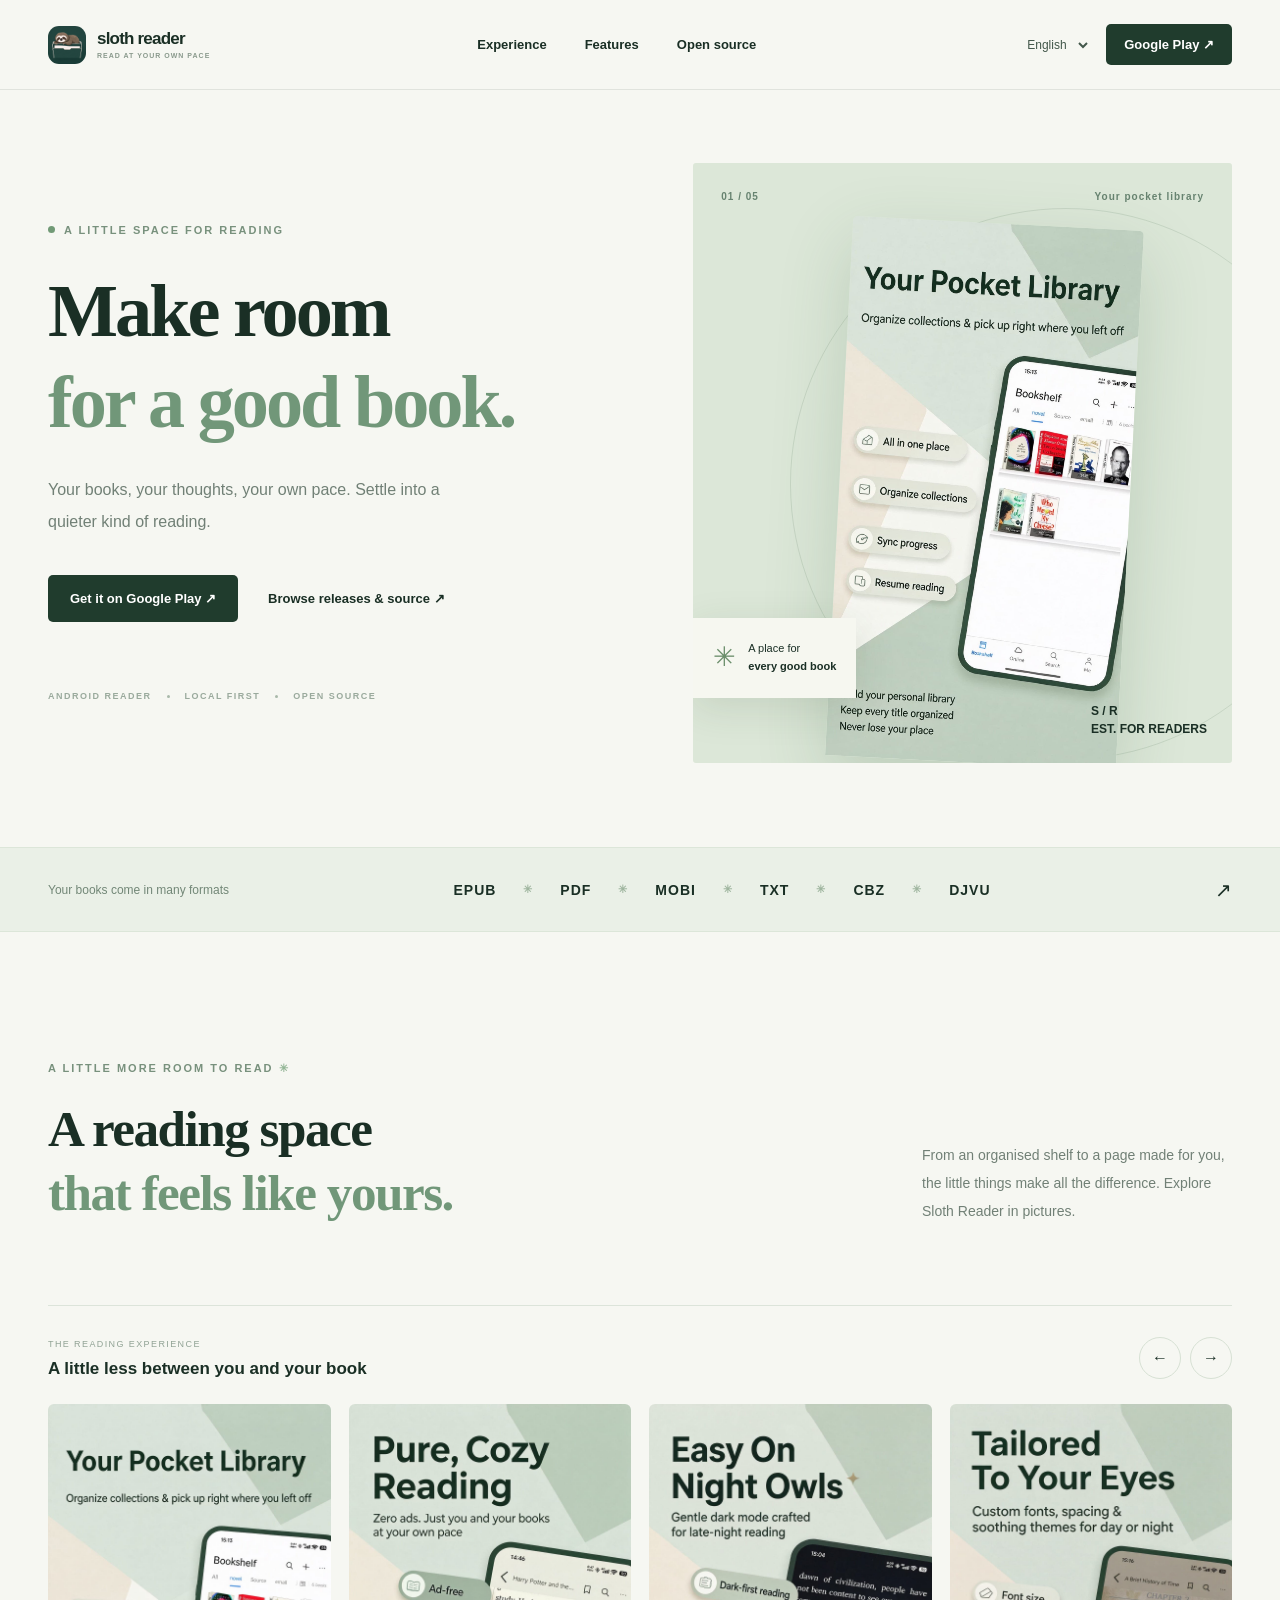
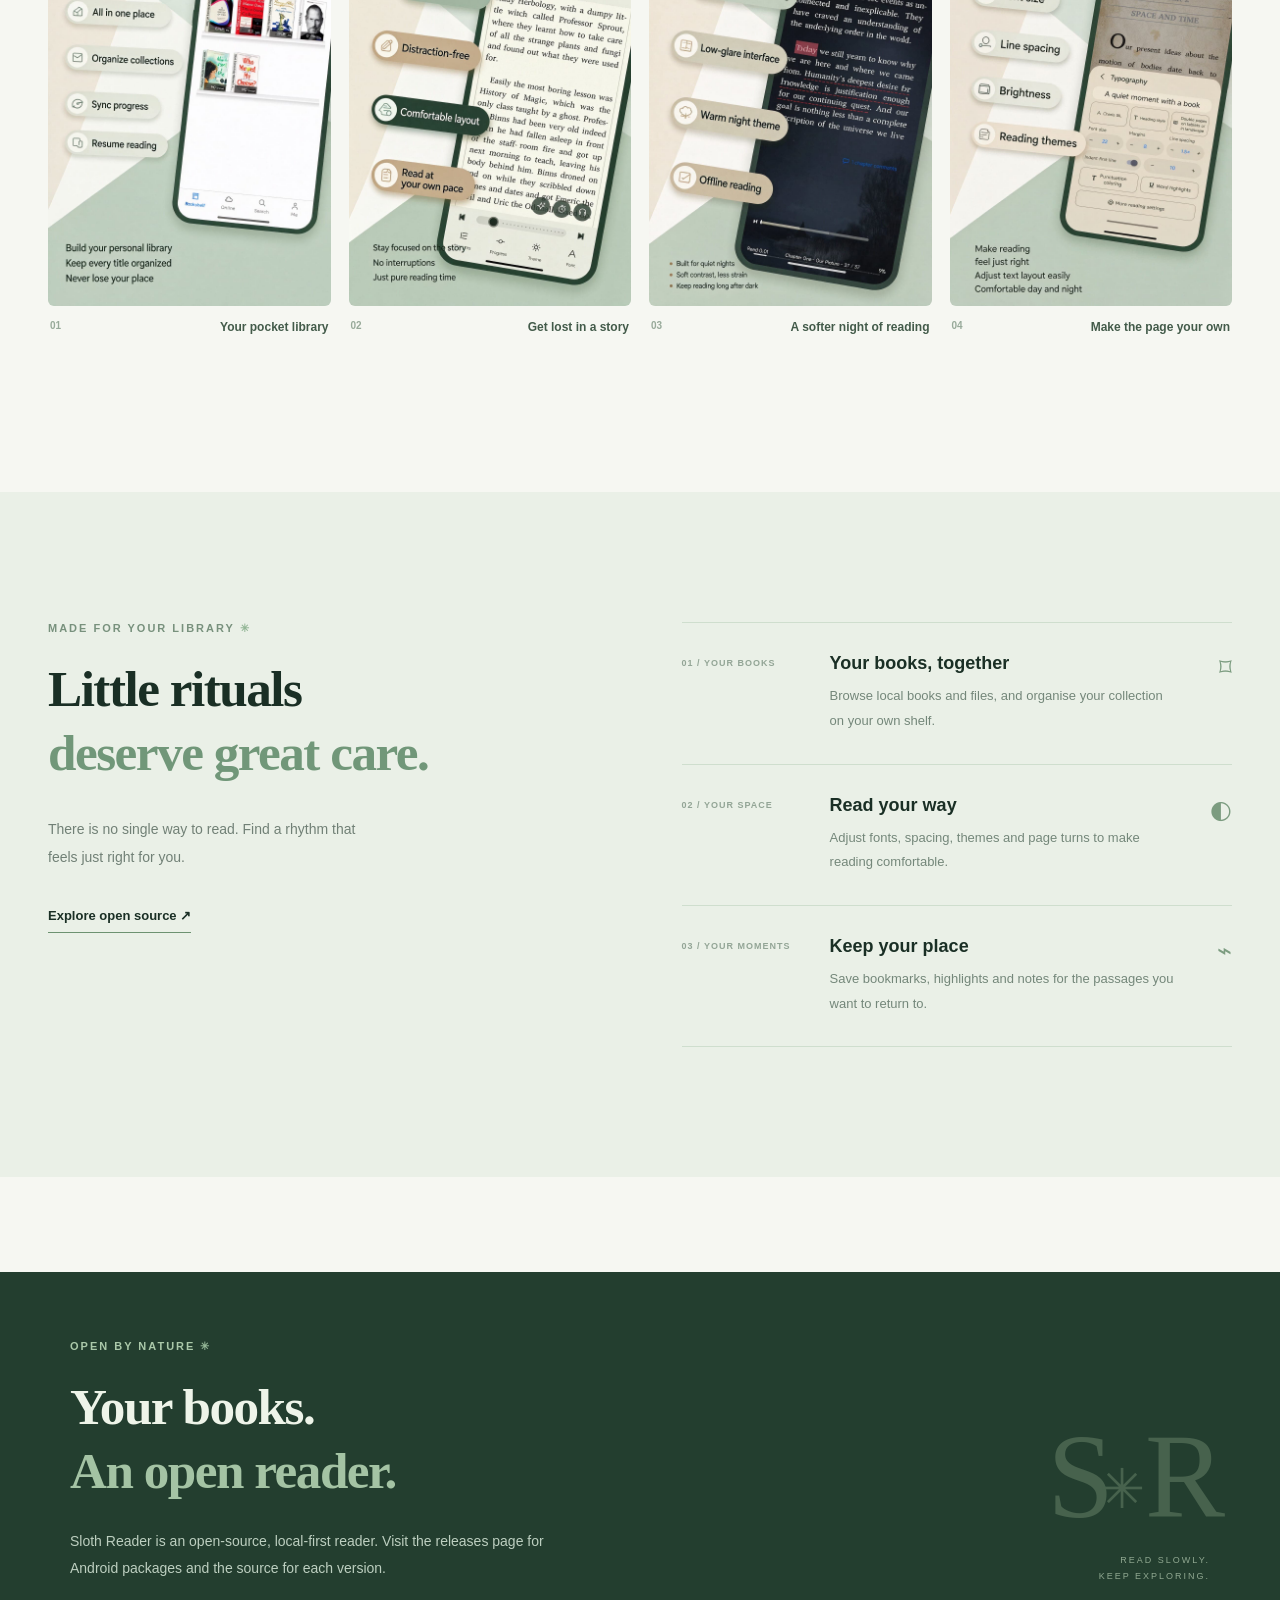
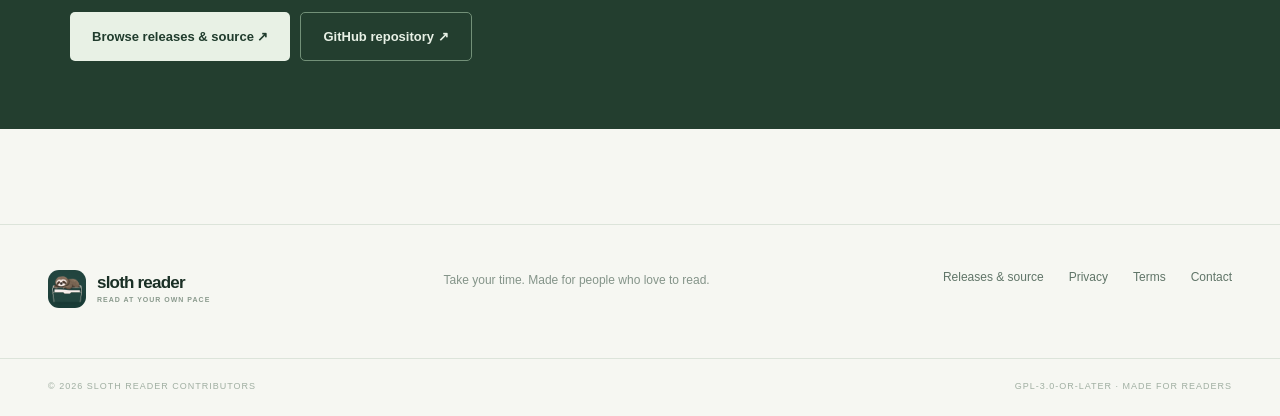
<file: index.html>
<!doctype html>
<html lang="en">
<head>
  <meta charset="utf-8"><meta name="viewport" content="width=device-width, initial-scale=1">
  <title>Sloth Reader — Make room for a good book</title>
  <meta name="description" content="Sloth Reader is a local-first Android reader for your books, documents and comics.">
  <meta name="theme-color" content="#f6f7f2">
  <meta property="og:type" content="website"><meta property="og:title" content="Sloth Reader">
  <meta property="og:description" content="A little more room to read.">
  <meta property="og:url" content="https://liuyueyi.github.io/SlothReader/">
  <meta property="og:image" content="https://liuyueyi.github.io/SlothReader/assets/store-metadata/featureGraphic.jpg">
  <link rel="canonical" href="https://liuyueyi.github.io/SlothReader/">
  <link rel="icon" href="assets/icon.jpg" type="image/jpeg"><link rel="stylesheet" href="assets/home.css">
  <script src="assets/home.js" defer></script>
</head>
<body>
<a class="skip" href="#main" data-i18n="skip">Skip to content</a>
<header class="header"><div class="container nav">
  <a class="brand" href="#top"><img src="assets/icon.jpg" width="38" height="38" alt=""><span>sloth reader<small>READ AT YOUR OWN PACE</small></span></a>
  <nav aria-label="Main navigation"><a href="#experience" data-i18n="navExperience">Experience</a><a href="#features" data-i18n="navFeatures">Features</a><a href="#open" data-i18n="navOpen">Open source</a></nav>
  <div class="nav-actions"><label class="sr-only" for="language" data-i18n="language">Language</label><select id="language" aria-label="Language"><option value="en" selected>English</option><option value="zh-CN">简体中文</option><option value="zh-TW">繁體中文</option></select><a class="button button-dark nav-download" href="https://play.google.com/store/apps/details?id=io.hui.slothreader" data-i18n="get">Google Play ↗</a></div>
</div></header>
<main id="main">
<section class="hero" id="top"><div class="container hero-grid"><div class="hero-copy">
  <div class="eyebrow"><span class="dot"></span><span data-i18n="eyebrow">A LITTLE SPACE FOR READING</span></div>
  <h1 data-i18n-html="heroTitle">Make room<br><em>for a good book.</em></h1>
  <p class="lead" data-i18n="heroBody">Your books, your thoughts, your own pace. Settle into a quieter kind of reading.</p>
  <div class="hero-actions"><a class="button button-dark" href="https://play.google.com/store/apps/details?id=io.hui.slothreader" data-i18n="download">Get it on Google Play ↗</a><a class="button button-text" href="https://github.com/liuyueyi/SlothReader/releases" data-i18n="release">Browse releases &amp; source ↗</a></div>
  <div class="hero-meta"><span data-i18n="meta1">ANDROID READER</span><i></i><span data-i18n="meta2">LOCAL FIRST</span><i></i><span data-i18n="meta3">OPEN SOURCE</span></div>
</div><div class="hero-art"><div class="art-label"><span>01 / 05</span><span data-i18n="artLabel">Your pocket library</span></div><div class="hero-image"><img data-shot="0" src="assets/screenshots/en0.jpg" alt="Sloth Reader bookshelf overview" data-alt="shot0"></div><div class="art-note"><span class="spark">✳</span><span data-i18n-html="artNote">A place for<br><strong>every good book</strong></span></div><div class="art-index">S / R<br>EST. FOR READERS</div></div></div></section>
<div class="format-bar"><div class="container format-inner"><span data-i18n="formats">Your books come in many formats</span><div>EPUB <b>✳</b> PDF <b>✳</b> MOBI <b>✳</b> TXT <b>✳</b> CBZ <b>✳</b> DJVU</div><a href="#features" aria-label="Features">↗</a></div></div>
<section class="section experience" id="experience"><div class="container"><div class="section-heading"><div><p class="section-kicker">A LITTLE MORE ROOM TO READ <span>✳</span></p><h2 data-i18n-html="experienceTitle">A reading space<br><em>that feels like yours.</em></h2></div><p data-i18n="experienceBody">From an organised shelf to a page made for you, the little things make all the difference. Explore Sloth Reader in pictures.</p></div>
  <div class="gallery-top"><div><span class="gallery-overline">THE READING EXPERIENCE</span><h3 data-i18n="galleryTitle">A little less between you and your book</h3></div><div class="gallery-controls"><button id="prev" type="button" aria-label="Previous screenshot">←</button><button id="next" type="button" aria-label="Next screenshot">→</button></div></div>
  <div class="gallery" id="gallery" tabindex="0" aria-label="Sloth Reader screenshots"><figure><img data-shot="0" src="assets/screenshots/en0.jpg" alt="Sloth Reader bookshelf overview" data-alt="shot0" loading="lazy"><figcaption><span>01</span><span data-i18n="cap0">Your pocket library</span></figcaption></figure><figure><img data-shot="1" src="assets/screenshots/en1.jpg" alt="Sloth Reader reading experience" data-alt="shot1" loading="lazy"><figcaption><span>02</span><span data-i18n="cap1">Get lost in a story</span></figcaption></figure><figure><img data-shot="2" src="assets/screenshots/en2.jpg" alt="Sloth Reader feature overview" data-alt="shot2" loading="lazy"><figcaption><span>03</span><span data-i18n="cap2">A softer night of reading</span></figcaption></figure><figure><img data-shot="3" src="assets/screenshots/en3.jpg" alt="Sloth Reader feature overview" data-alt="shot3" loading="lazy"><figcaption><span>04</span><span data-i18n="cap3">Make the page your own</span></figcaption></figure><figure><img data-shot="4" src="assets/screenshots/en4.jpg" alt="Sloth Reader feature overview" data-alt="shot4" loading="lazy"><figcaption><span>05</span><span data-i18n="cap4">Your reading, remembered</span></figcaption></figure></div>
</div></section>
<section class="section features" id="features"><div class="container feature-grid"><div class="feature-intro"><p class="section-kicker">MADE FOR YOUR LIBRARY <span>✳</span></p><h2 data-i18n-html="featuresTitle">Little rituals<br><em>deserve great care.</em></h2><p data-i18n="featuresBody">There is no single way to read. Find a rhythm that feels just right for you.</p><a class="inline-link" href="#open" data-i18n="featuresLink">Explore open source ↗</a></div><div class="feature-list"><article><span class="feature-num">01 / YOUR BOOKS</span><div><h3 data-i18n="f1title">Your books, together</h3><p data-i18n="f1body">Browse local books and files, and organise your collection on your own shelf.</p></div><span class="feature-icon">⌑</span></article><article><span class="feature-num">02 / YOUR SPACE</span><div><h3 data-i18n="f2title">Read your way</h3><p data-i18n="f2body">Adjust fonts, spacing, themes and page turns to make reading comfortable.</p></div><span class="feature-icon">◐</span></article><article><span class="feature-num">03 / YOUR MOMENTS</span><div><h3 data-i18n="f3title">Keep your place</h3><p data-i18n="f3body">Save bookmarks, highlights and notes for the passages you want to return to.</p></div><span class="feature-icon">⌁</span></article></div></div></section>
<section class="open-section" id="open"><div class="container open-card"><div><p class="section-kicker">OPEN BY NATURE <span>✳</span></p><h2 data-i18n-html="openTitle">Your books.<br><em>An open reader.</em></h2><p data-i18n="openBody">Sloth Reader is an open-source, local-first reader. Visit the releases page for Android packages and the source for each version.</p><div class="open-actions"><a class="button button-light" href="https://github.com/liuyueyi/SlothReader/releases" data-i18n="release">Browse releases & source ↗</a><a class="button button-outline" href="https://github.com/liuyueyi/SlothReader" data-i18n="github">GitHub repository ↗</a></div></div><div class="open-mark" aria-hidden="true">S<span>✳</span>R<small>READ SLOWLY.<br>KEEP EXPLORING.</small></div></div></section>
</main><footer><div class="container footer-grid"><a class="brand" href="#top"><img src="assets/icon.jpg" width="38" height="38" alt=""><span>sloth reader<small>READ AT YOUR OWN PACE</small></span></a><p data-i18n="footerNote">Take your time.<br>Made for people who love to read.</p><div class="footer-links"><a href="https://github.com/liuyueyi/SlothReader/releases" data-i18n="footerReleases">Releases & source</a><a href="SlothReaderPrivacyPolicy.html" data-i18n="privacy">Privacy</a><a href="terms.html" data-i18n="terms">Terms</a><a href="mailto:yihuihui@gmail.com" data-i18n="contact">Contact</a></div></div><div class="container footer-bottom"><span>© 2026 SLOTH READER CONTRIBUTORS</span><span>GPL-3.0-OR-LATER · MADE FOR READERS</span></div></footer>
</body></html>
</file>
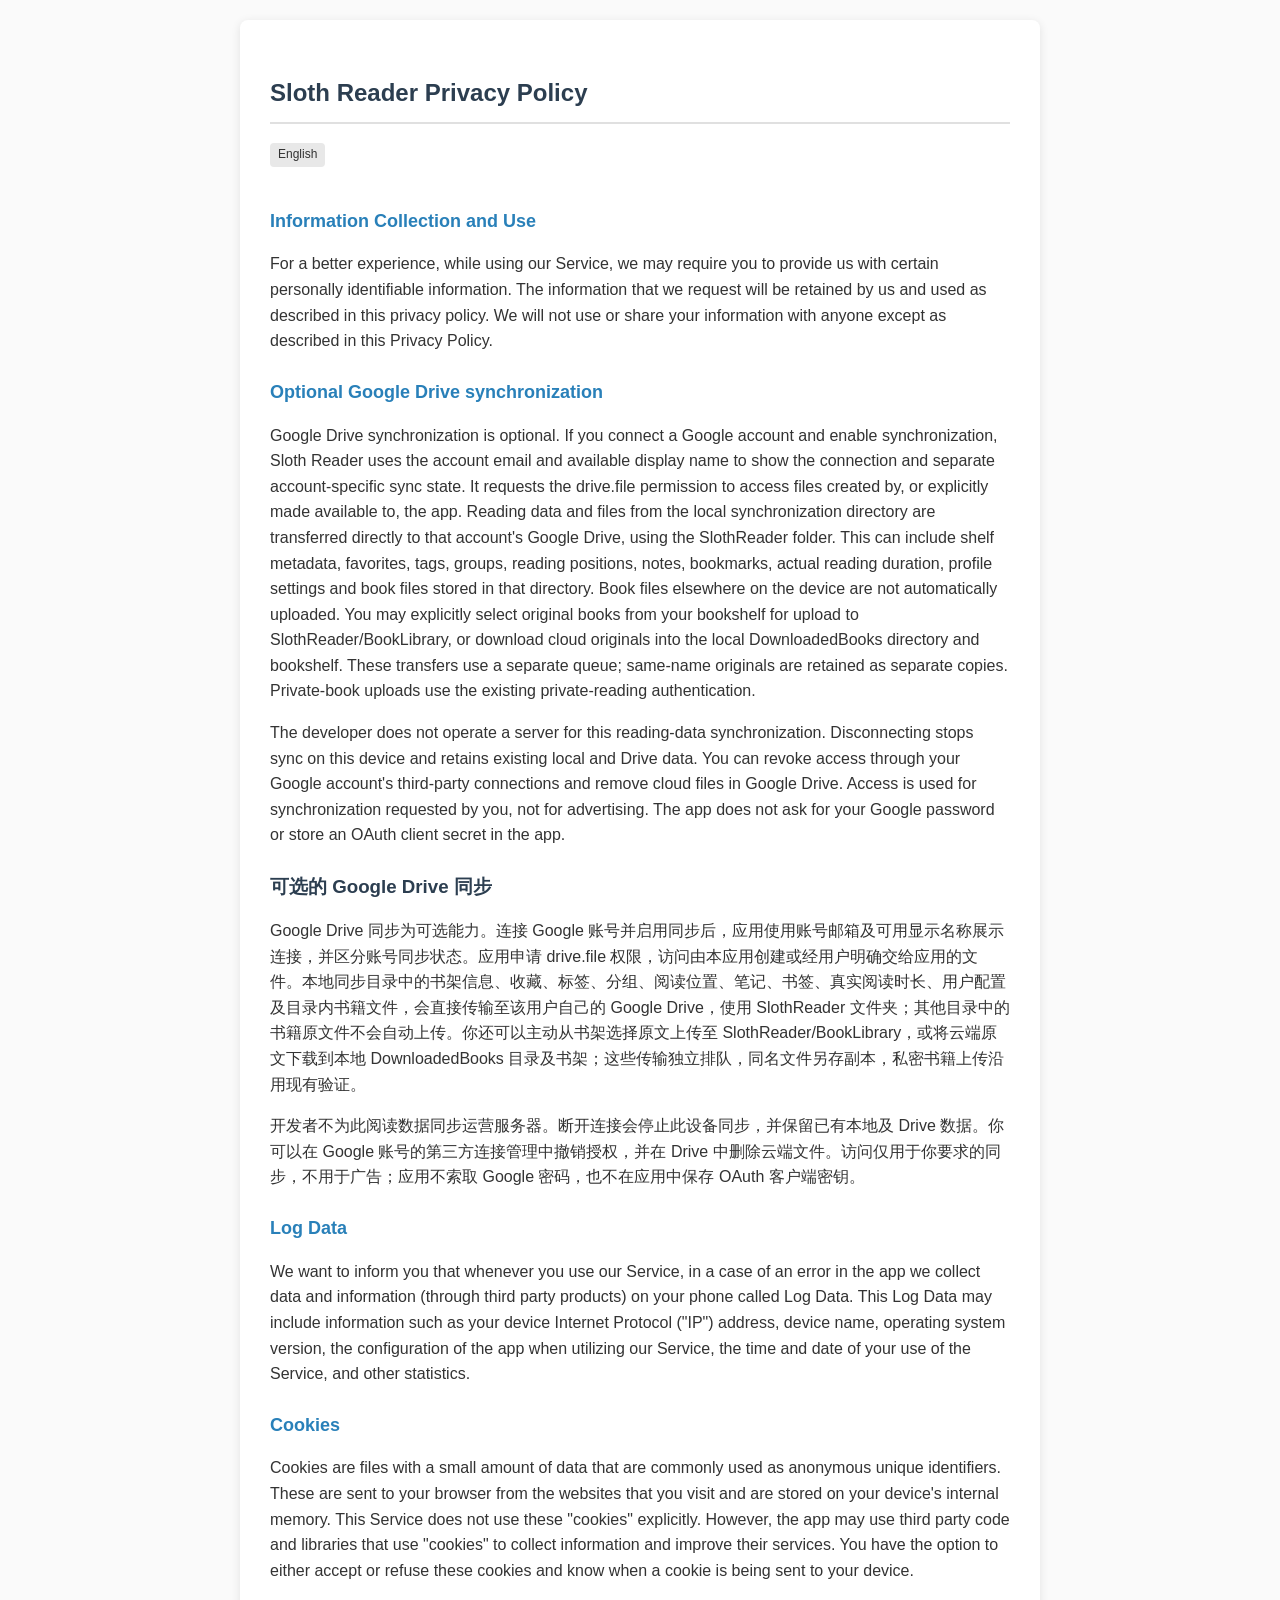
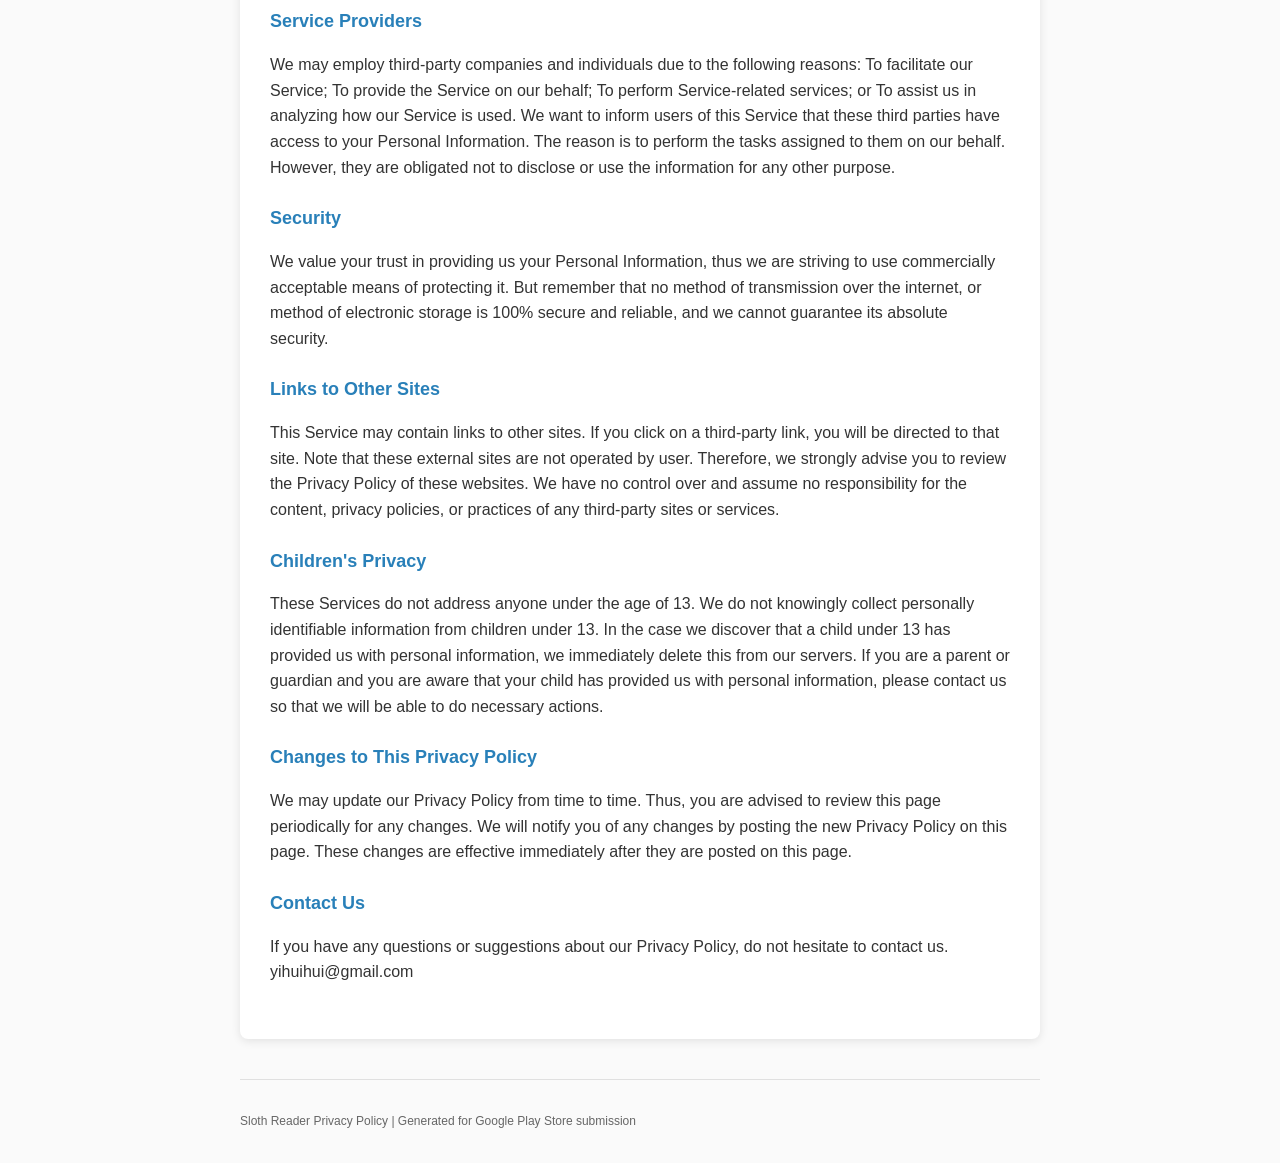
<file: SlothReaderPrivacyPolicy.html>
<!DOCTYPE html>
<html lang="en">
<head>
    <meta charset="UTF-8">
    <meta name="viewport" content="width=device-width, initial-scale=1.0">
    <title>Sloth Reader Privacy Policy</title>
    <style>
        body {
            font-family: -apple-system, BlinkMacSystemFont, "Segoe UI", Roboto, Helvetica, Arial, sans-serif;
            line-height: 1.6;
            color: #333;
            max-width: 800px;
            margin: 0 auto;
            padding: 20px;
            background: #fafafa;
        }
        .container {
            background: white;
            padding: 30px;
            border-radius: 8px;
            box-shadow: 0 2px 10px rgba(0,0,0,0.1);
        }
        h1, h2, h3 {
            color: #2c3e50;
            margin-top: 24px;
            margin-bottom: 16px;
        }
        h1 {
            font-size: 24px;
            padding-bottom: 10px;
            border-bottom: 2px solid #e0e0e0;
        }
        .language-tag {
            display: inline-block;
            padding: 2px 8px;
            background: #e8e8e8;
            border-radius: 4px;
            font-size: 12px;
            margin-right: 8px;
            margin-bottom: 16px;
        }
        .privacy-section {
            margin-bottom: 24px;
        }
        .privacy-section h2 {
            font-size: 18px;
            color: #2980b9;
        }
        ul {
            margin-left: 20px;
        }
        li {
            margin-bottom: 8px;
        }
        .footer {
            margin-top: 40px;
            padding-top: 20px;
            border-top: 1px solid #e0e0e0;
            font-size: 12px;
            color: #666;
        }
        a {
            color: #2980b9;
            text-decoration: none;
        }
        a:hover {
            text-decoration: underline;
        }
        @media (max-width: 600px) {
            body { padding: 10px; }
            .container { padding: 20px; }
        }
    </style>
</head>
<body>
    <div class="container">
        <h1>Sloth Reader Privacy Policy</h1>

        <div class="language-tag">English</div>

        <!-- English Section -->
        <div class="privacy-section">
            <h2>Information Collection and Use</h2>
            <p>For a better experience, while using our Service, we may require you to provide us with certain personally identifiable information. The information that we request will be retained by us and used as described in this privacy policy. We will not use or share your information with anyone except as described in this Privacy Policy.</p>

            <h2>Optional Google Drive synchronization</h2>
            <p>Google Drive synchronization is optional. If you connect a Google account and enable synchronization, Sloth Reader uses the account email and available display name to show the connection and separate account-specific sync state. It requests the drive.file permission to access files created by, or explicitly made available to, the app. Reading data and files from the local synchronization directory are transferred directly to that account's Google Drive, using the SlothReader folder. This can include shelf metadata, favorites, tags, groups, reading positions, notes, bookmarks, actual reading duration, profile settings and book files stored in that directory. Book files elsewhere on the device are not automatically uploaded. You may explicitly select original books from your bookshelf for upload to SlothReader/BookLibrary, or download cloud originals into the local DownloadedBooks directory and bookshelf. These transfers use a separate queue; same-name originals are retained as separate copies. Private-book uploads use the existing private-reading authentication.</p>
            <p>The developer does not operate a server for this reading-data synchronization. Disconnecting stops sync on this device and retains existing local and Drive data. You can revoke access through your Google account's third-party connections and remove cloud files in Google Drive. Access is used for synchronization requested by you, not for advertising. The app does not ask for your Google password or store an OAuth client secret in the app.</p>
            <h3>可选的 Google Drive 同步</h3>
            <p>Google Drive 同步为可选能力。连接 Google 账号并启用同步后，应用使用账号邮箱及可用显示名称展示连接，并区分账号同步状态。应用申请 drive.file 权限，访问由本应用创建或经用户明确交给应用的文件。本地同步目录中的书架信息、收藏、标签、分组、阅读位置、笔记、书签、真实阅读时长、用户配置及目录内书籍文件，会直接传输至该用户自己的 Google Drive，使用 SlothReader 文件夹；其他目录中的书籍原文件不会自动上传。你还可以主动从书架选择原文上传至 SlothReader/BookLibrary，或将云端原文下载到本地 DownloadedBooks 目录及书架；这些传输独立排队，同名文件另存副本，私密书籍上传沿用现有验证。</p>
            <p>开发者不为此阅读数据同步运营服务器。断开连接会停止此设备同步，并保留已有本地及 Drive 数据。你可以在 Google 账号的第三方连接管理中撤销授权，并在 Drive 中删除云端文件。访问仅用于你要求的同步，不用于广告；应用不索取 Google 密码，也不在应用中保存 OAuth 客户端密钥。</p>

            <h2>Log Data</h2>
            <p>We want to inform you that whenever you use our Service, in a case of an error in the app we collect data and information (through third party products) on your phone called Log Data. This Log Data may include information such as your device Internet Protocol ("IP") address, device name, operating system version, the configuration of the app when utilizing our Service, the time and date of your use of the Service, and other statistics.</p>

            <h2>Cookies</h2>
            <p>Cookies are files with a small amount of data that are commonly used as anonymous unique identifiers. These are sent to your browser from the websites that you visit and are stored on your device's internal memory. This Service does not use these "cookies" explicitly. However, the app may use third party code and libraries that use "cookies" to collect information and improve their services. You have the option to either accept or refuse these cookies and know when a cookie is being sent to your device.</p>

            <h2>Service Providers</h2>
            <p>We may employ third-party companies and individuals due to the following reasons: To facilitate our Service; To provide the Service on our behalf; To perform Service-related services; or To assist us in analyzing how our Service is used. We want to inform users of this Service that these third parties have access to your Personal Information. The reason is to perform the tasks assigned to them on our behalf. However, they are obligated not to disclose or use the information for any other purpose.</p>

            <h2>Security</h2>
            <p>We value your trust in providing us your Personal Information, thus we are striving to use commercially acceptable means of protecting it. But remember that no method of transmission over the internet, or method of electronic storage is 100% secure and reliable, and we cannot guarantee its absolute security.</p>

            <h2>Links to Other Sites</h2>
            <p>This Service may contain links to other sites. If you click on a third-party link, you will be directed to that site. Note that these external sites are not operated by user. Therefore, we strongly advise you to review the Privacy Policy of these websites. We have no control over and assume no responsibility for the content, privacy policies, or practices of any third-party sites or services.</p>

            <h2>Children's Privacy</h2>
            <p>These Services do not address anyone under the age of 13. We do not knowingly collect personally identifiable information from children under 13. In the case we discover that a child under 13 has provided us with personal information, we immediately delete this from our servers. If you are a parent or guardian and you are aware that your child has provided us with personal information, please contact us so that we will be able to do necessary actions.</p>

            <h2>Changes to This Privacy Policy</h2>
            <p>We may update our Privacy Policy from time to time. Thus, you are advised to review this page periodically for any changes. We will notify you of any changes by posting the new Privacy Policy on this page. These changes are effective immediately after they are posted on this page.</p>

            <h2>Contact Us</h2>
            <p>If you have any questions or suggestions about our Privacy Policy, do not hesitate to contact us. yihuihui@gmail.com</p>
        </div>

    </div>

    <div class="footer">
        <p>Sloth Reader Privacy Policy | Generated for Google Play Store submission</p>
    </div>
</body>
</html>
</file>
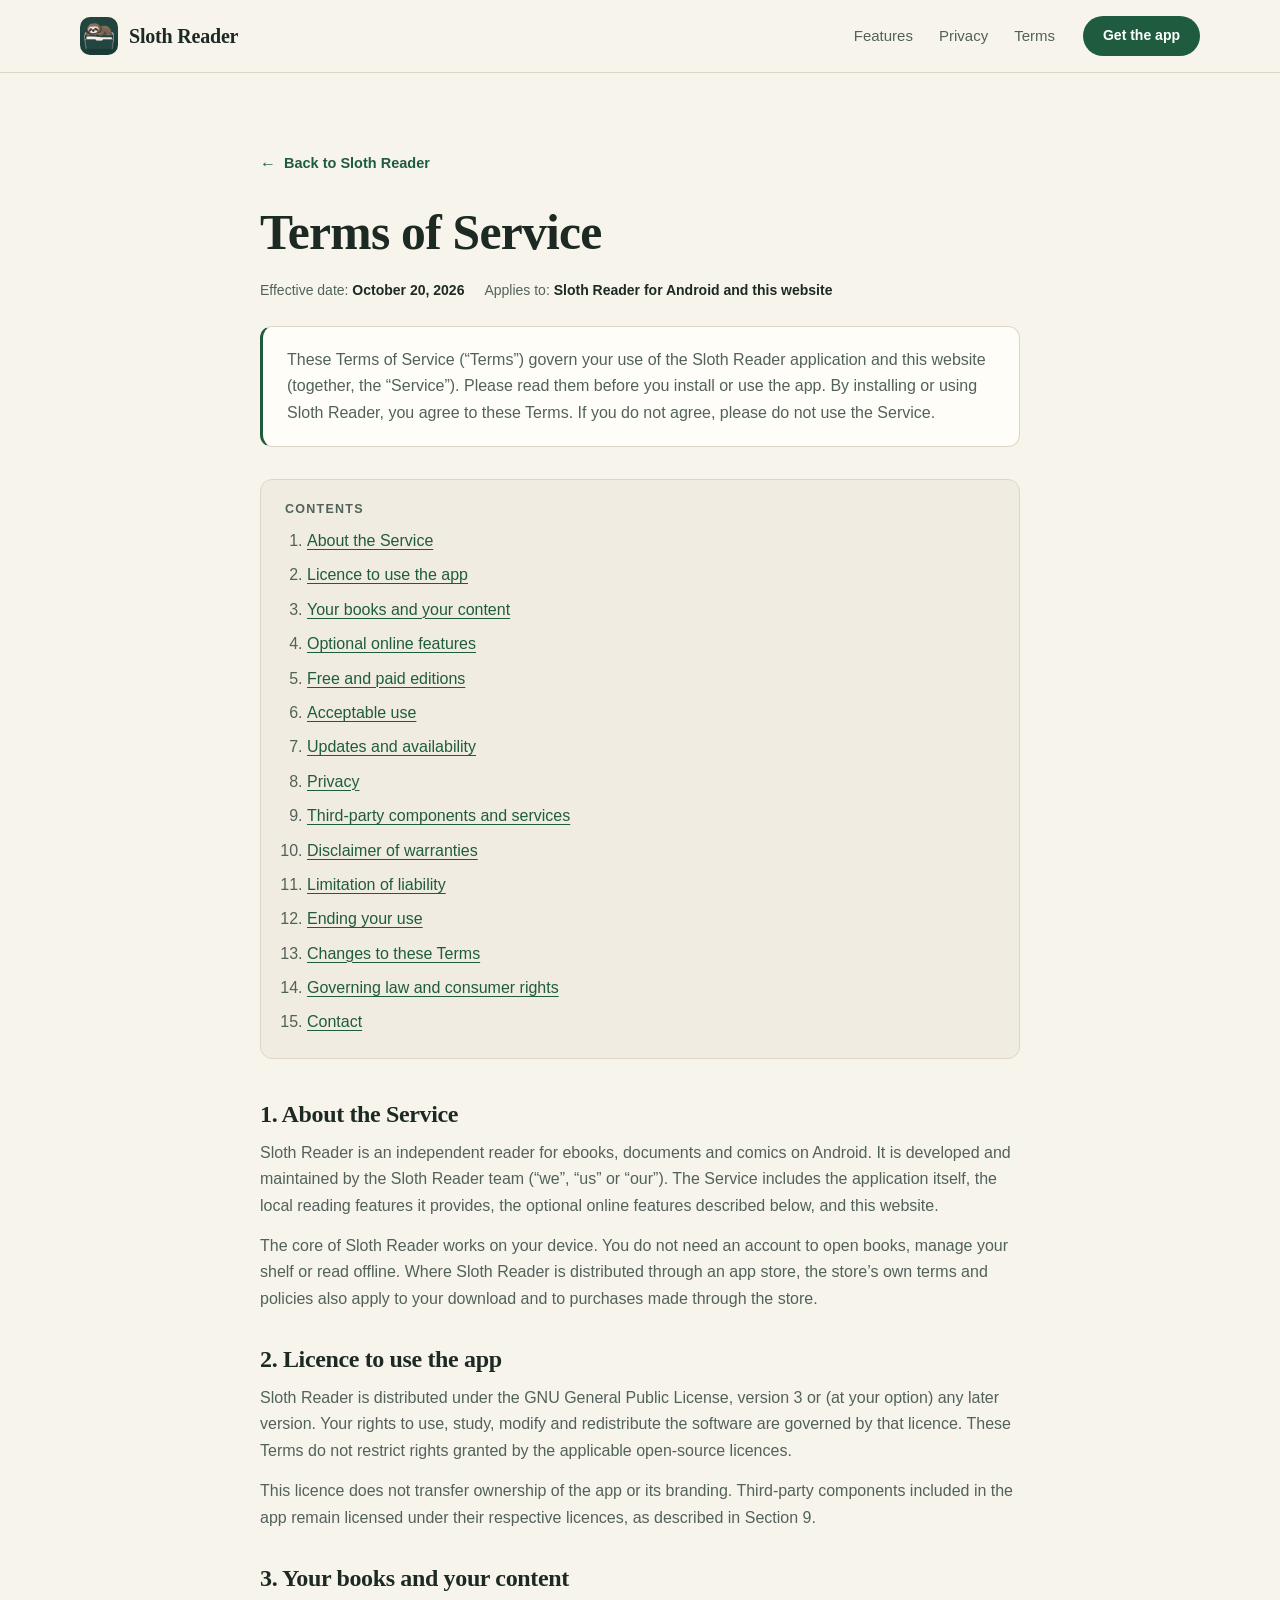
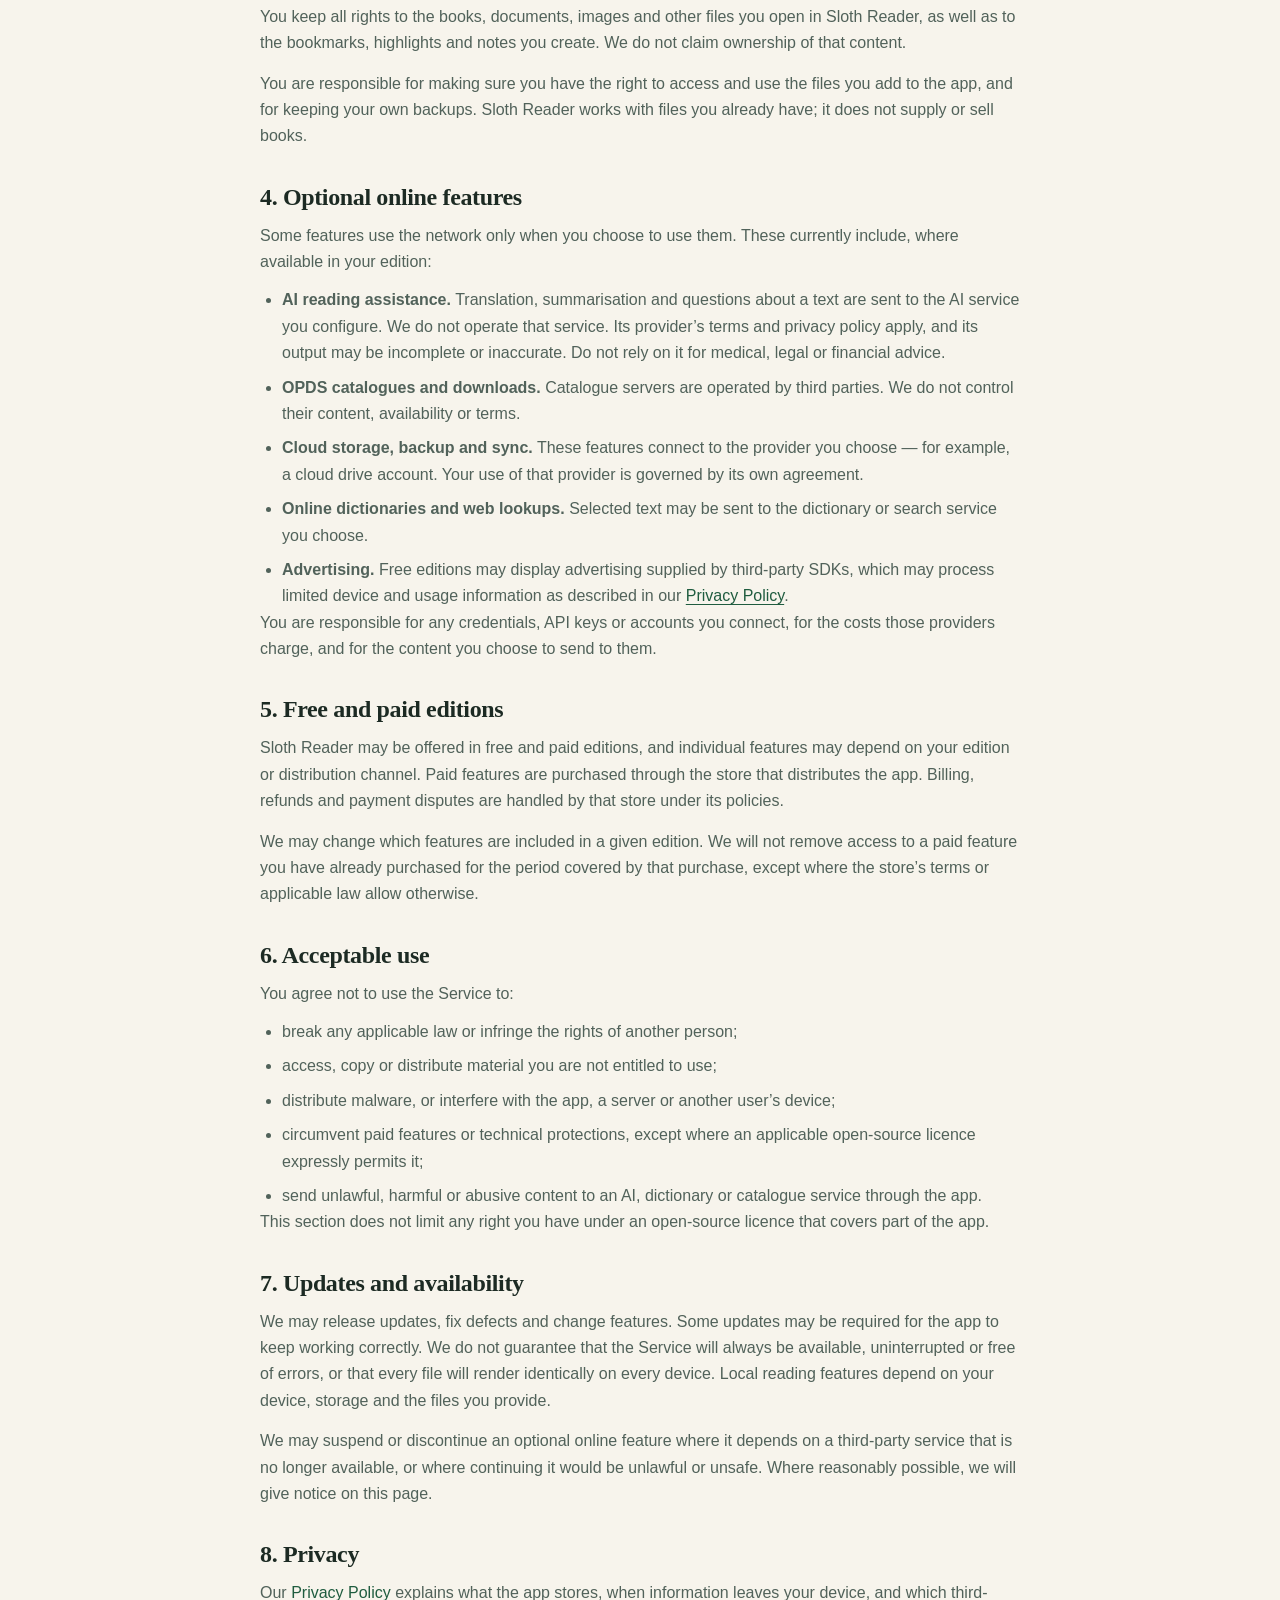
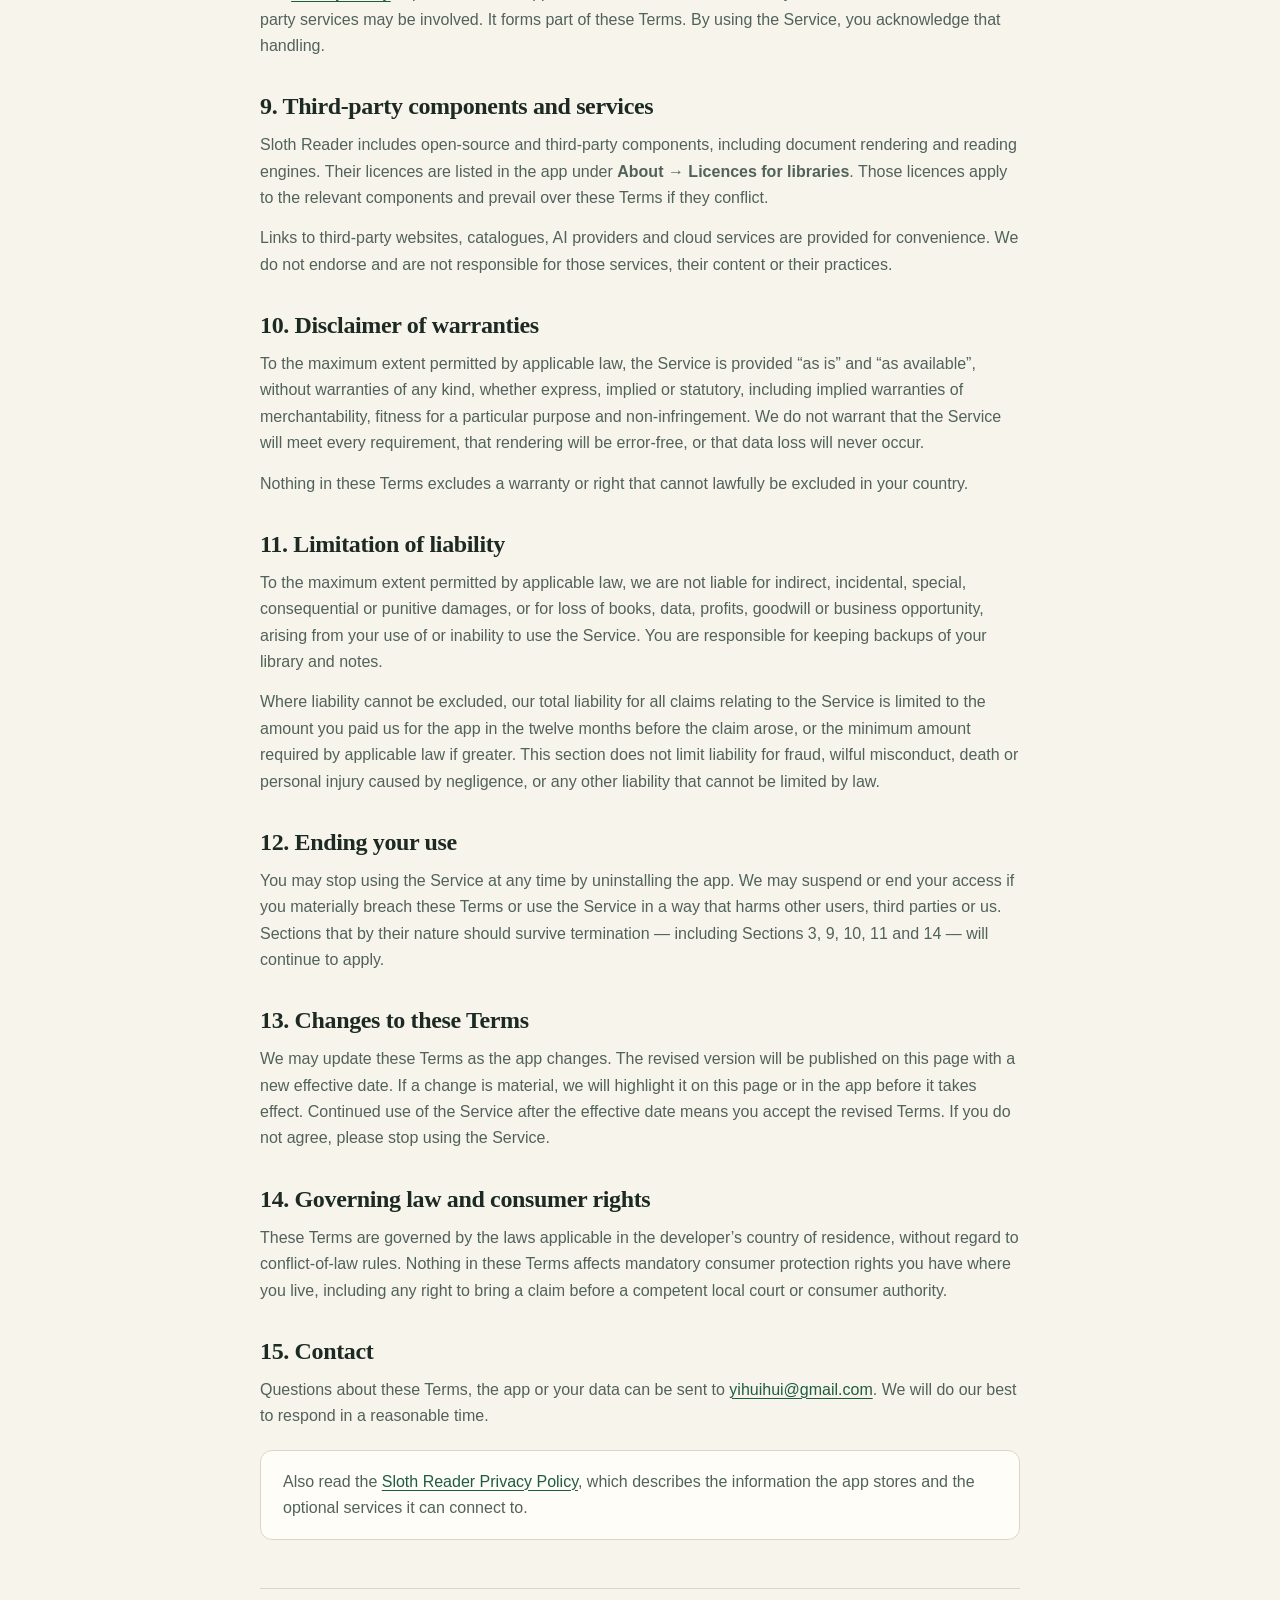
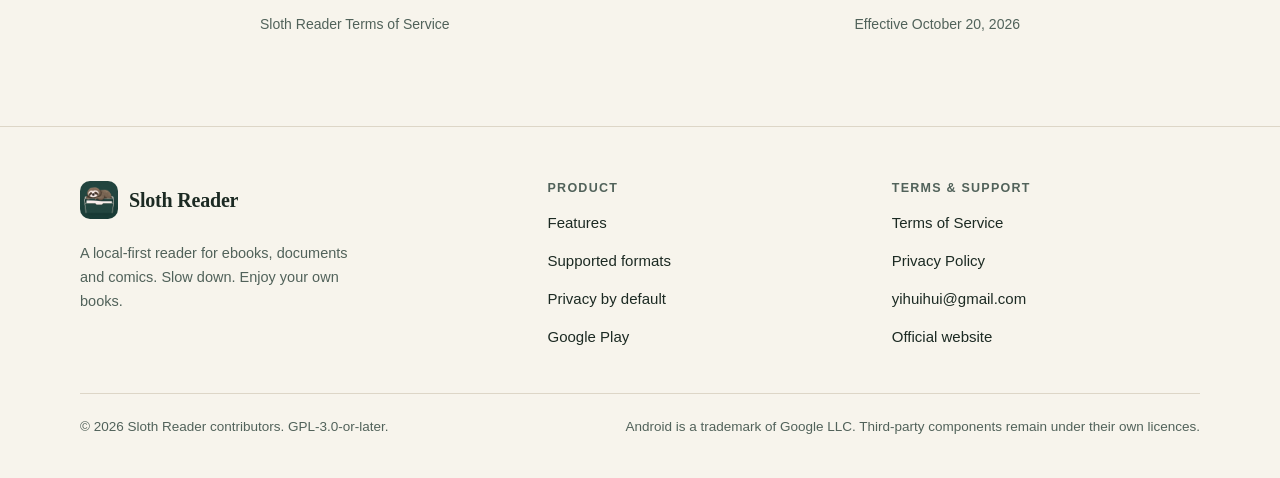
<file: terms.html>
<!DOCTYPE html>
<html lang="en">
<head>
  <meta charset="utf-8">
  <meta name="viewport" content="width=device-width, initial-scale=1">
  <title>Terms of Service — Sloth Reader</title>
  <meta name="description" content="The public terms of service for Sloth Reader, a local-first ebook, document and comic reader for Android.">
  <meta name="theme-color" content="#f7f4ec" media="(prefers-color-scheme: light)">
  <meta name="theme-color" content="#141a16" media="(prefers-color-scheme: dark)">
  <meta property="og:type" content="article">
  <meta property="og:title" content="Terms of Service — Sloth Reader">
  <meta property="og:description" content="The rules that apply when you use the Sloth Reader application and website.">
  <meta property="og:url" content="https://liuyueyi.github.io/SlothReader/terms.html">
  <link rel="canonical" href="https://liuyueyi.github.io/SlothReader/terms.html">
  <link rel="icon" href="assets/icon.jpg" type="image/jpeg">
  <link rel="apple-touch-icon" href="assets/icon.jpg">
  <link rel="stylesheet" href="assets/site.css">
</head>
<body>
  <a class="skip-link" href="#main">Skip to content</a>

  <header class="site-header">
    <div class="wrap header-inner">
      <a class="brand" href="./">
        <img src="assets/icon.jpg" alt="" width="38" height="38">
        <span>Sloth Reader</span>
      </a>
      <nav class="site-nav" aria-label="Main">
        <a href="index.html#features">Features</a>
        <a href="index.html#privacy">Privacy</a>
        <a href="terms.html" aria-current="page">Terms</a>
      </nav>
      <a class="btn btn-small" href="https://play.google.com/store/apps/details?id=io.hui.slothreader">Get the app</a>
    </div>
  </header>

  <main id="main" class="doc-shell">
    <div class="wrap">
      <article class="doc">
        <a class="doc-back" href="index.html">Back to Sloth Reader</a>

        <h1>Terms of Service</h1>
        <div class="doc-meta">
          <span>Effective date: <strong><time datetime="2026-10-20">October 20, 2026</time></strong></span>
          <span>Applies to: <strong>Sloth Reader for Android and this website</strong></span>
        </div>

        <p class="doc-intro">
          These Terms of Service (“Terms”) govern your use of the Sloth Reader application and
          this website (together, the “Service”). Please read them before you install or use
          the app. By installing or using Sloth Reader, you agree to these Terms. If you do
          not agree, please do not use the Service.
        </p>

        <nav class="doc-nav" aria-labelledby="contents-title">
          <h2 id="contents-title">Contents</h2>
          <ol>
            <li><a href="#about">About the Service</a></li>
            <li><a href="#licence">Licence to use the app</a></li>
            <li><a href="#content">Your books and your content</a></li>
            <li><a href="#online">Optional online features</a></li>
            <li><a href="#free-paid">Free and paid editions</a></li>
            <li><a href="#acceptable-use">Acceptable use</a></li>
            <li><a href="#availability">Updates and availability</a></li>
            <li><a href="#privacy">Privacy</a></li>
            <li><a href="#third-party">Third-party components and services</a></li>
            <li><a href="#disclaimer">Disclaimer of warranties</a></li>
            <li><a href="#liability">Limitation of liability</a></li>
            <li><a href="#termination">Ending your use</a></li>
            <li><a href="#changes">Changes to these Terms</a></li>
            <li><a href="#law">Governing law and consumer rights</a></li>
            <li><a href="#contact">Contact</a></li>
          </ol>
        </nav>

        <section id="about">
          <h2>1. About the Service</h2>
          <p>
            Sloth Reader is an independent reader for ebooks, documents and comics on Android.
            It is developed and maintained by the Sloth Reader team (“we”, “us” or “our”). The
            Service includes the application itself, the local reading features it provides,
            the optional online features described below, and this website.
          </p>
          <p>
            The core of Sloth Reader works on your device. You do not need an account to open
            books, manage your shelf or read offline. Where Sloth Reader is distributed through
            an app store, the store’s own terms and policies also apply to your download and
            to purchases made through the store.
          </p>
        </section>

        <section id="licence">
          <h2>2. Licence to use the app</h2>
          <p>
            Sloth Reader is distributed under the GNU General Public License, version 3 or
            (at your option) any later version. Your rights to use, study, modify and
            redistribute the software are governed by that licence. These Terms do not
            restrict rights granted by the applicable open-source licences.
          </p>
          <p>
            This licence does not transfer ownership of the app or its branding. Third-party
            components included in the app remain licensed under their respective licences, as
            described in Section 9.
          </p>
        </section>

        <section id="content">
          <h2>3. Your books and your content</h2>
          <p>
            You keep all rights to the books, documents, images and other files you open in
            Sloth Reader, as well as to the bookmarks, highlights and notes you create. We do
            not claim ownership of that content.
          </p>
          <p>
            You are responsible for making sure you have the right to access and use the files
            you add to the app, and for keeping your own backups. Sloth Reader works with files
            you already have; it does not supply or sell books.
          </p>
        </section>

        <section id="online">
          <h2>4. Optional online features</h2>
          <p>
            Some features use the network only when you choose to use them. These currently
            include, where available in your edition:
          </p>
          <ul>
            <li>
              <strong>AI reading assistance.</strong> Translation, summarisation and questions
              about a text are sent to the AI service you configure. We do not operate that
              service. Its provider’s terms and privacy policy apply, and its output may be
              incomplete or inaccurate. Do not rely on it for medical, legal or financial advice.
            </li>
            <li>
              <strong>OPDS catalogues and downloads.</strong> Catalogue servers are operated by
              third parties. We do not control their content, availability or terms.
            </li>
            <li>
              <strong>Cloud storage, backup and sync.</strong> These features connect to the
              provider you choose — for example, a cloud drive account. Your use of that
              provider is governed by its own agreement.
            </li>
            <li>
              <strong>Online dictionaries and web lookups.</strong> Selected text may be sent to
              the dictionary or search service you choose.
            </li>
            <li>
              <strong>Advertising.</strong> Free editions may display advertising supplied by
              third-party SDKs, which may process limited device and usage information as
              described in our <a href="SlothReaderPrivacyPolicy.html">Privacy Policy</a>.
            </li>
          </ul>
          <p>
            You are responsible for any credentials, API keys or accounts you connect, for the
            costs those providers charge, and for the content you choose to send to them.
          </p>
        </section>

        <section id="free-paid">
          <h2>5. Free and paid editions</h2>
          <p>
            Sloth Reader may be offered in free and paid editions, and individual features may
            depend on your edition or distribution channel. Paid features are purchased through
            the store that distributes the app. Billing, refunds and payment disputes are
            handled by that store under its policies.
          </p>
          <p>
            We may change which features are included in a given edition. We will not remove
            access to a paid feature you have already purchased for the period covered by that
            purchase, except where the store’s terms or applicable law allow otherwise.
          </p>
        </section>

        <section id="acceptable-use">
          <h2>6. Acceptable use</h2>
          <p>You agree not to use the Service to:</p>
          <ul>
            <li>break any applicable law or infringe the rights of another person;</li>
            <li>access, copy or distribute material you are not entitled to use;</li>
            <li>distribute malware, or interfere with the app, a server or another user’s device;</li>
            <li>circumvent paid features or technical protections, except where an applicable open-source licence expressly permits it;</li>
            <li>send unlawful, harmful or abusive content to an AI, dictionary or catalogue service through the app.</li>
          </ul>
          <p>
            This section does not limit any right you have under an open-source licence that
            covers part of the app.
          </p>
        </section>

        <section id="availability">
          <h2>7. Updates and availability</h2>
          <p>
            We may release updates, fix defects and change features. Some updates may be
            required for the app to keep working correctly. We do not guarantee that the
            Service will always be available, uninterrupted or free of errors, or that every
            file will render identically on every device. Local reading features depend on your
            device, storage and the files you provide.
          </p>
          <p>
            We may suspend or discontinue an optional online feature where it depends on a
            third-party service that is no longer available, or where continuing it would be
            unlawful or unsafe. Where reasonably possible, we will give notice on this page.
          </p>
        </section>

        <section id="privacy">
          <h2>8. Privacy</h2>
          <p>
            Our <a href="SlothReaderPrivacyPolicy.html">Privacy Policy</a> explains what the app
            stores, when information leaves your device, and which third-party services may be
            involved. It forms part of these Terms. By using the Service, you acknowledge that
            handling.
          </p>
        </section>

        <section id="third-party">
          <h2>9. Third-party components and services</h2>
          <p>
            Sloth Reader includes open-source and third-party components, including document
            rendering and reading engines. Their licences are listed in the app under
            <strong>About → Licences for libraries</strong>. Those licences apply to the relevant
            components and prevail over these Terms if they conflict.
          </p>
          <p>
            Links to third-party websites, catalogues, AI providers and cloud services are
            provided for convenience. We do not endorse and are not responsible for those
            services, their content or their practices.
          </p>
        </section>

        <section id="disclaimer">
          <h2>10. Disclaimer of warranties</h2>
          <p>
            To the maximum extent permitted by applicable law, the Service is provided “as is”
            and “as available”, without warranties of any kind, whether express, implied or
            statutory, including implied warranties of merchantability, fitness for a particular
            purpose and non-infringement. We do not warrant that the Service will meet every
            requirement, that rendering will be error-free, or that data loss will never occur.
          </p>
          <p>
            Nothing in these Terms excludes a warranty or right that cannot lawfully be
            excluded in your country.
          </p>
        </section>

        <section id="liability">
          <h2>11. Limitation of liability</h2>
          <p>
            To the maximum extent permitted by applicable law, we are not liable for indirect,
            incidental, special, consequential or punitive damages, or for loss of books, data,
            profits, goodwill or business opportunity, arising from your use of or inability to
            use the Service. You are responsible for keeping backups of your library and notes.
          </p>
          <p>
            Where liability cannot be excluded, our total liability for all claims relating to
            the Service is limited to the amount you paid us for the app in the twelve months
            before the claim arose, or the minimum amount required by applicable law if greater.
            This section does not limit liability for fraud, wilful misconduct, death or personal
            injury caused by negligence, or any other liability that cannot be limited by law.
          </p>
        </section>

        <section id="termination">
          <h2>12. Ending your use</h2>
          <p>
            You may stop using the Service at any time by uninstalling the app. We may suspend
            or end your access if you materially breach these Terms or use the Service in a way
            that harms other users, third parties or us. Sections that by their nature should
            survive termination — including Sections 3, 9, 10, 11 and 14 — will continue to
            apply.
          </p>
        </section>

        <section id="changes">
          <h2>13. Changes to these Terms</h2>
          <p>
            We may update these Terms as the app changes. The revised version will be published
            on this page with a new effective date. If a change is material, we will highlight
            it on this page or in the app before it takes effect. Continued use of the Service
            after the effective date means you accept the revised Terms. If you do not agree,
            please stop using the Service.
          </p>
        </section>

        <section id="law">
          <h2>14. Governing law and consumer rights</h2>
          <p>
            These Terms are governed by the laws applicable in the developer’s country of
            residence, without regard to conflict-of-law rules. Nothing in these Terms affects
            mandatory consumer protection rights you have where you live, including any right to
            bring a claim before a competent local court or consumer authority.
          </p>
        </section>

        <section id="contact">
          <h2>15. Contact</h2>
          <p>
            Questions about these Terms, the app or your data can be sent to
            <a href="mailto:yihuihui@gmail.com">yihuihui@gmail.com</a>. We will do our best to
            respond in a reasonable time.
          </p>
          <div class="doc-callout">
            <p>
              Also read the <a href="SlothReaderPrivacyPolicy.html">Sloth Reader Privacy Policy</a>,
              which describes the information the app stores and the optional services it can
              connect to.
            </p>
          </div>
        </section>

        <div class="doc-footer">
          <span>Sloth Reader Terms of Service</span>
          <span>Effective <time datetime="2026-10-20">October 20, 2026</time></span>
        </div>
      </article>
    </div>
  </main>

  <footer class="site-footer">
    <div class="wrap">
      <div class="footer-grid">
        <div class="footer-brand">
          <a class="brand" href="./">
            <img src="assets/icon.jpg" alt="" width="38" height="38">
            <span>Sloth Reader</span>
          </a>
          <p>
            A local-first reader for ebooks, documents and comics. Slow down. Enjoy your own
            books.
          </p>
        </div>
        <div class="footer-col">
          <h2>Product</h2>
          <ul>
            <li><a href="index.html#features">Features</a></li>
            <li><a href="index.html#formats">Supported formats</a></li>
            <li><a href="index.html#privacy">Privacy by default</a></li>
            <li><a href="https://play.google.com/store/apps/details?id=io.hui.slothreader">Google Play</a></li>
          </ul>
        </div>
        <div class="footer-col">
          <h2>Terms &amp; support</h2>
          <ul>
            <li><a href="terms.html" aria-current="page">Terms of Service</a></li>
            <li><a href="SlothReaderPrivacyPolicy.html">Privacy Policy</a></li>
            <li><a href="mailto:yihuihui@gmail.com">yihuihui@gmail.com</a></li>
            <li><a href="./">Official website</a></li>
          </ul>
        </div>
      </div>
      <div class="footer-bottom">
        <p>&copy; 2026 Sloth Reader contributors. GPL-3.0-or-later.</p>
        <p>Android is a trademark of Google LLC. Third-party components remain under their own licences.</p>
      </div>
    </div>
  </footer>
</body>
</html>
</file>
<file: assets/home.css>
:root{--ink:#1a2f25;--muted:#697c70;--paper:#f6f7f2;--line:#dce4da;--accent:#325b42;--pale:#e2eade;--serif:Georgia,"Noto Serif SC","Songti SC",serif;--sans:Inter,-apple-system,BlinkMacSystemFont,"Segoe UI","Microsoft YaHei",sans-serif}*{box-sizing:border-box}html{scroll-behavior:smooth}body{margin:0;background:var(--paper);color:var(--ink);font-family:var(--sans);-webkit-font-smoothing:antialiased}a{color:inherit;text-decoration:none}button,select{font:inherit}.container{max-width:1320px;padding:0 48px;margin:auto}.skip{position:absolute;left:12px;top:-50px;background:white;padding:10px;z-index:20}.skip:focus{top:10px}.sr-only{position:absolute;width:1px;height:1px;overflow:hidden;clip:rect(0,0,0,0)}.header{height:90px;border-bottom:1px solid rgba(30,64,43,.1);background:rgba(246,247,242,.94);position:sticky;top:0;z-index:10;backdrop-filter:blur(14px)}.nav{height:100%;display:flex;align-items:center;justify-content:space-between;gap:25px}.brand{display:inline-flex;align-items:center;gap:11px;flex-shrink:0}.brand img{border-radius:11px;object-fit:cover}.brand>span{font-size:17px;letter-spacing:-.8px;font-weight:750;line-height:1}.brand small{display:block;font-size:7px;letter-spacing:1px;color:#8a9a8d;margin-top:5px}.nav nav{display:flex;gap:38px;font-size:13px;font-weight:600}.nav nav a:hover,.footer-links a:hover{color:#6c9976}.nav-actions{display:flex;align-items:center;gap:15px}select{appearance:auto;background:transparent;border:0;color:#43584b;font-size:12px;cursor:pointer;max-width:110px}.button{display:inline-flex;align-items:center;justify-content:center;gap:22px;border-radius:5px;padding:16px 22px;font-size:13px;font-weight:650;transition:transform .2s,background .2s}.button:hover{transform:translateY(-2px)}.button-dark{background:#203c2d;color:white}.button-dark:hover{background:#345f44}.nav-download{padding:13px 18px}.hero{padding:60px 0 72px}.hero-grid{display:grid;grid-template-columns:1fr 1fr;align-items:center;gap:9%;min-height:625px}.hero-copy{padding:38px 0}.eyebrow,.section-kicker{font-size:11px;font-weight:700;letter-spacing:2px;text-transform:uppercase;color:#78917d}.eyebrow{display:flex;align-items:center;gap:9px}.dot{width:7px;height:7px;background:#719a76;border-radius:50%}h1,h2,h3,p{margin:0}h1{font-family:var(--serif);font-size:clamp(52px,5.8vw,83px);line-height:1.23;letter-spacing:-3px;margin:30px 0 26px;font-weight:600}h1 em,h2 em{font-style:normal;color:#719779}.lead{max-width:440px;font-size:16px;line-height:2;color:#718076}.hero-actions{display:flex;align-items:center;gap:18px;margin-top:37px}.button-text{padding-left:12px}.hero-meta{display:flex;align-items:center;gap:15px;margin-top:69px;font-size:9px;letter-spacing:1.5px;font-weight:700;color:#9aaa9d}.hero-meta i{width:3px;height:3px;background:#a9b9aa;border-radius:50%}.hero-art{height:600px;background:#dce7d8;position:relative;overflow:hidden;border-radius:3px}.hero-art:before{content:"";position:absolute;width:550px;height:550px;border:1px solid rgba(45,80,55,.12);border-radius:50%;top:45px;left:18%}.hero-image{position:absolute;inset:10% 19% 0 27%;overflow:hidden;box-shadow:0 25px 70px #355d3930;transform:rotate(3deg);border-radius:5px 5px 0 0}.hero-image img{width:100%;height:100%;object-fit:cover;object-position:top}.art-label{position:absolute;left:28px;top:28px;right:28px;display:flex;justify-content:space-between;font-size:10px;font-weight:700;letter-spacing:1px;color:#678370}.art-note{position:absolute;bottom:65px;left:0;padding:18px 20px;background:#f6f7f0;display:flex;align-items:center;gap:12px;font-size:11px;line-height:1.6;box-shadow:0 10px 40px #304a2820}.spark{font-size:27px;color:#6b8e6b}.art-index{position:absolute;bottom:25px;right:25px;font-size:12px;font-weight:700;line-height:1.5}.art-index small{font-size:7px;letter-spacing:1px;color:#819885;display:block}.format-bar{background:#eaf0e7;border-top:1px solid #dce6d9;border-bottom:1px solid #dce6d9}.format-inner{min-height:83px;display:flex;align-items:center;justify-content:space-between;gap:28px}.format-inner>span{font-size:12px;color:#728777}.format-inner div{display:flex;align-items:center;gap:27px;font-size:14px;letter-spacing:1px;font-weight:700}.format-inner b{font-size:11px;color:#9fb59f}.format-inner a{font-size:20px}.section{padding:130px 0}.section-heading{display:flex;justify-content:space-between;align-items:end;gap:40px;margin-bottom:80px}.section-kicker span{color:#93b696}.section-heading h2,.feature-intro h2,.open-card h2{font:600 clamp(38px,4vw,57px)/1.25 var(--serif);letter-spacing:-1.5px;margin-top:22px}.section-heading>p,.feature-intro>p:not(.section-kicker){max-width:310px;font-size:14px;line-height:2;color:#718076}.gallery-top{border-top:1px solid var(--line);padding:27px 0 25px;display:flex;align-items:end;justify-content:space-between}.gallery-overline{font-size:9px;color:#91a395;letter-spacing:1.4px}.gallery-top h3{font-size:17px;margin-top:8px}.gallery-controls{display:flex;gap:9px}.gallery-controls button{width:42px;height:42px;border:1px solid #d7e1d4;border-radius:50%;background:transparent;color:var(--ink);cursor:pointer}.gallery-controls button:hover{background:#e3ebe0}.gallery{display:flex;gap:18px;overflow:auto;scroll-snap-type:x mandatory;scrollbar-width:thin;scrollbar-color:#c3d1c2 transparent;padding-bottom:14px}.gallery figure{flex:0 0 calc((100% - 54px)/4);min-width:210px;margin:0;scroll-snap-align:start}.gallery img{width:100%;display:block;border-radius:6px}.gallery figcaption{display:flex;justify-content:space-between;padding:14px 2px;color:#435b4a;font-size:12px;font-weight:600}.gallery figcaption span:first-child{font-size:10px;color:#98aa9a}.features{background:#eaf0e7}.feature-grid{display:grid;grid-template-columns:.85fr 1fr;gap:14%}.feature-intro>p:not(.section-kicker){margin-top:30px}.inline-link{display:inline-block;font-size:13px;font-weight:700;border-bottom:1px solid #6d9271;padding-bottom:9px;margin-top:37px}.feature-list article{display:grid;grid-template-columns:130px 1fr 35px;gap:18px;border-top:1px solid #cfdece;padding:30px 0;align-items:start}.feature-list article:last-child{border-bottom:1px solid #cfdece}.feature-num{font-size:9px;font-weight:700;letter-spacing:1px;color:#93a596;padding-top:5px}.feature-list h3{font-size:18px}.feature-list p{color:#74877a;font-size:13px;line-height:1.9;margin-top:10px}.feature-icon{font-size:25px;text-align:right;color:#7c9c80}.open-section{padding:95px 0}.open-card{background:#233e2f;color:#eef4e9;min-height:390px;padding:68px 70px;display:flex;justify-content:space-between;gap:35px;overflow:hidden}.open-card .section-kicker{color:#aac8a9}.open-card h2 em{color:#a4c3a4}.open-card p:not(.section-kicker){max-width:510px;margin-top:25px;color:#bdcfc0;line-height:1.9;font-size:14px}.open-actions{display:flex;flex-wrap:wrap;gap:10px;margin-top:30px}.button-light{background:#e8f1e5;color:#203c2d}.button-outline{border:1px solid #729078;color:#e7f0e5}.open-mark{font:120px/1 var(--serif);letter-spacing:-15px;color:#47624d;align-self:center;white-space:nowrap}.open-mark span{font-size:55px;vertical-align:middle;letter-spacing:0}.open-mark small{display:block;font:9px/1.8 var(--sans);letter-spacing:2px;text-align:right;color:#90a891;margin-top:15px}footer{border-top:1px solid var(--line);padding:45px 0 25px}.footer-grid{display:flex;justify-content:space-between;gap:35px;align-items:start}.footer-grid>p{font-size:12px;color:#849489;line-height:1.8}.footer-links{display:flex;gap:25px;font-size:12px;color:#607568}.footer-bottom{display:flex;justify-content:space-between;border-top:1px solid var(--line);margin-top:50px;padding-top:22px;color:#a0afa2;font-size:9px;letter-spacing:1px}a:focus-visible,button:focus-visible,select:focus-visible,.gallery:focus-visible{outline:3px solid #72a57a;outline-offset:4px}@media(max-width:900px){.container{padding:0 28px}.nav nav{display:none}.hero-grid{gap:5%}.hero-art{height:520px}.format-inner div{gap:12px;font-size:12px}.feature-grid{gap:7%}.feature-list article{grid-template-columns:1fr 30px}.feature-num{grid-column:1/-1}.open-mark{font-size:90px}}@media(max-width:650px){.container{padding:0 20px}.header{height:74px}.nav-download{display:none}.hero{padding:20px 0 45px}.hero-grid{display:flex;flex-direction:column;gap:0;align-items:stretch}.hero-copy{padding:43px 0}.hero-copy h1{font-size:52px}.hero-meta{margin-top:36px}.hero-art{height:470px}.hero-image{inset:10% 21% 0 29%}.format-inner{min-height:90px;flex-wrap:wrap;gap:10px;padding-top:18px;padding-bottom:18px}.format-inner>span{width:100%}.format-inner div{gap:9px;font-size:10px}.format-inner a{margin-left:auto}.section{padding:76px 0}.section-heading{display:block;margin-bottom:45px}.section-heading>p{margin-top:20px}.gallery figure{flex-basis:72%;min-width:0}.feature-grid{display:block}.feature-list{margin-top:55px}.open-section{padding:50px 0}.open-card{padding:40px 28px;display:block}.open-mark{font-size:85px;margin-top:40px;text-align:right}.footer-grid{display:block}.footer-grid>p{margin-top:24px}.footer-links{flex-wrap:wrap;gap:16px;margin-top:25px}.footer-bottom{gap:15px;line-height:1.6;flex-wrap:wrap}.hero-actions{flex-wrap:wrap;gap:5px}.hero-actions .button{padding:15px}}
@media(prefers-reduced-motion:reduce){html{scroll-behavior:auto}*{transition:none!important}}
</file>
<file: assets/site.css>
/* Sloth Reader website — shared styles for the landing page and legal pages. */

:root {
  --paper: #f7f4ec;
  --surface: #fffdf8;
  --surface-muted: #f0ece1;
  --ink: #1c2a23;
  --ink-muted: #51625a;
  --line: #ddd6c7;
  --line-strong: #c8bfaa;
  --moss: #1f5c3f;
  --moss-deep: #143c2a;
  --moss-soft: #e4ecdf;
  --link: #1f5c3f;
  --shadow: 0 24px 60px rgba(28, 42, 35, 0.14);
  --shadow-soft: 0 10px 30px rgba(28, 42, 35, 0.08);
  --radius: 20px;
  --radius-small: 12px;
  --sans: "Inter", -apple-system, BlinkMacSystemFont, "Segoe UI", Roboto,
    Helvetica, Arial, sans-serif;
  --serif: "Iowan Old Style", "Palatino Linotype", Palatino, "Book Antiqua",
    Georgia, serif;
}

@media (prefers-color-scheme: dark) {
  :root {
    --paper: #141a16;
    --surface: #1b2320;
    --surface-muted: #212b26;
    --ink: #edf1ea;
    --ink-muted: #a9b8ae;
    --line: #303c35;
    --line-strong: #435148;
    --moss: #8cc4a0;
    --moss-deep: #0f2419;
    --moss-soft: #243328;
    --link: #9dd3b0;
    --shadow: 0 24px 60px rgba(0, 0, 0, 0.45);
    --shadow-soft: 0 10px 30px rgba(0, 0, 0, 0.3);
  }
}

*,
*::before,
*::after {
  box-sizing: border-box;
}

html {
  scroll-behavior: smooth;
  -webkit-text-size-adjust: 100%;
}

body {
  margin: 0;
  background: var(--paper);
  color: var(--ink);
  font-family: var(--sans);
  font-size: 17px;
  line-height: 1.65;
  -webkit-font-smoothing: antialiased;
}

img {
  max-width: 100%;
  height: auto;
  display: block;
}

a {
  color: var(--link);
  text-decoration-thickness: 1px;
  text-underline-offset: 3px;
}

a:hover {
  text-decoration-thickness: 2px;
}

:focus-visible {
  outline: 3px solid var(--moss);
  outline-offset: 3px;
  border-radius: 4px;
}

h1,
h2,
h3 {
  font-family: var(--serif);
  font-weight: 600;
  letter-spacing: -0.015em;
  line-height: 1.12;
  margin: 0;
}

p {
  margin: 0;
}

.wrap {
  width: min(1120px, calc(100% - 48px));
  margin-inline: auto;
}

.skip-link {
  position: absolute;
  left: 16px;
  top: -80px;
  z-index: 50;
  padding: 10px 18px;
  border-radius: 999px;
  background: var(--moss);
  color: #fff;
  text-decoration: none;
}

.skip-link:focus {
  top: 16px;
}

/* Header */

.site-header {
  position: sticky;
  top: 0;
  z-index: 20;
  background: var(--paper);
  background: color-mix(in srgb, var(--paper) 88%, transparent);
  backdrop-filter: blur(14px);
  border-bottom: 1px solid var(--line);
}

.header-inner {
  display: flex;
  align-items: center;
  gap: 28px;
  min-height: 72px;
}

.brand {
  display: inline-flex;
  align-items: center;
  gap: 11px;
  color: var(--ink);
  font-family: var(--serif);
  font-size: 20px;
  font-weight: 600;
  text-decoration: none;
  letter-spacing: -0.01em;
}

.brand img {
  width: 38px;
  height: 38px;
  border-radius: 10px;
}

.site-nav {
  display: flex;
  align-items: center;
  gap: 26px;
  margin-left: auto;
}

.site-nav a {
  color: var(--ink-muted);
  font-size: 15px;
  text-decoration: none;
}

.site-nav a:hover {
  color: var(--ink);
}

.btn {
  display: inline-flex;
  align-items: center;
  justify-content: center;
  gap: 9px;
  min-height: 48px;
  padding: 0 24px;
  border: 1px solid transparent;
  border-radius: 999px;
  background: var(--moss);
  color: #fff;
  font-size: 15px;
  font-weight: 600;
  text-decoration: none;
  transition: transform 140ms ease, background 140ms ease;
}

.btn:hover {
  background: var(--moss-deep);
  transform: translateY(-1px);
}

.btn-ghost {
  background: transparent;
  border-color: var(--line-strong);
  color: var(--ink);
}

.btn-ghost:hover {
  background: var(--surface-muted);
  color: var(--ink);
}

.btn-small {
  min-height: 40px;
  padding: 0 19px;
  font-size: 14px;
}

/* Hero */

.hero {
  position: relative;
  padding: clamp(64px, 9vw, 120px) 0 clamp(56px, 7vw, 96px);
  overflow: hidden;
}

.hero::before {
  content: "";
  position: absolute;
  inset: -30% 40% 30% -20%;
  background: radial-gradient(
    circle at 40% 40%,
    color-mix(in srgb, var(--moss-soft) 70%, transparent),
    transparent 68%
  );
  pointer-events: none;
}

.hero-grid {
  position: relative;
  display: grid;
  grid-template-columns: 1.05fr 0.95fr;
  gap: clamp(36px, 6vw, 80px);
  align-items: center;
}

.eyebrow {
  display: inline-flex;
  flex-wrap: wrap;
  gap: 8px;
  margin-bottom: 22px;
}

.eyebrow span {
  padding: 5px 13px;
  border: 1px solid var(--line);
  border-radius: 999px;
  background: var(--surface);
  color: var(--ink-muted);
  font-size: 12.5px;
  font-weight: 600;
  letter-spacing: 0.04em;
  text-transform: uppercase;
}

.hero h1 {
  font-size: clamp(2.6rem, 5.4vw, 4.2rem);
  max-width: 12ch;
}

.hero-lead {
  max-width: 46ch;
  margin-top: 24px;
  color: var(--ink-muted);
  font-size: 18.5px;
}

.hero-actions {
  display: flex;
  flex-wrap: wrap;
  gap: 12px;
  margin-top: 34px;
}

.hero-note {
  margin-top: 18px;
  color: var(--ink-muted);
  font-size: 13.5px;
}

.hero-figure {
  position: relative;
  display: flex;
  justify-content: center;
}

.hero-figure::before {
  content: "";
  position: absolute;
  inset: 8% 4% 0;
  border-radius: 50%;
  background: radial-gradient(
    circle,
    color-mix(in srgb, var(--moss-soft) 85%, transparent),
    transparent 70%
  );
  filter: blur(18px);
}

.phone {
  position: relative;
  width: min(330px, 82%);
  padding: 9px;
  border: 1px solid var(--line);
  border-radius: 34px;
  background: var(--surface);
  box-shadow: var(--shadow);
}

.phone img {
  border-radius: 26px;
}

.phone-caption {
  position: absolute;
  left: -10px;
  bottom: 52px;
  display: flex;
  flex-direction: column;
  gap: 2px;
  padding: 12px 18px;
  border: 1px solid var(--line);
  border-radius: 14px;
  background: var(--surface);
  box-shadow: var(--shadow-soft);
  font-size: 13px;
  color: var(--ink-muted);
}

.phone-caption strong {
  color: var(--ink);
  font-size: 14.5px;
}

/* Sections */

.section {
  padding: clamp(56px, 7vw, 96px) 0;
  border-top: 1px solid var(--line);
}

.section-head {
  max-width: 640px;
  margin-bottom: 42px;
}

.section-head h2 {
  font-size: clamp(1.9rem, 3.4vw, 2.7rem);
}

.section-head p {
  margin-top: 16px;
  color: var(--ink-muted);
  font-size: 17.5px;
}

.section-kicker {
  display: block;
  margin-bottom: 12px;
  color: var(--moss);
  font-size: 12.5px;
  font-weight: 700;
  letter-spacing: 0.12em;
  text-transform: uppercase;
}

.feature-grid {
  display: grid;
  grid-template-columns: repeat(auto-fit, minmax(250px, 1fr));
  gap: 16px;
}

.feature {
  padding: 26px 24px 24px;
  border: 1px solid var(--line);
  border-radius: var(--radius);
  background: var(--surface);
}

.feature-icon {
  display: grid;
  place-items: center;
  width: 42px;
  height: 42px;
  margin-bottom: 18px;
  border-radius: 12px;
  background: var(--moss-soft);
  color: var(--moss);
}

.feature-icon svg {
  width: 21px;
  height: 21px;
  stroke: currentColor;
  fill: none;
  stroke-width: 1.7;
  stroke-linecap: round;
  stroke-linejoin: round;
}

.feature h3 {
  margin-bottom: 8px;
  font-family: var(--sans);
  font-size: 17px;
  font-weight: 650;
  letter-spacing: 0;
}

.feature p {
  color: var(--ink-muted);
  font-size: 15px;
  line-height: 1.6;
}

/* Formats */

.formats {
  display: flex;
  flex-wrap: wrap;
  gap: 10px;
}

.chip {
  padding: 8px 16px;
  border: 1px solid var(--line-strong);
  border-radius: 999px;
  background: var(--surface);
  font-size: 13.5px;
  font-weight: 600;
  letter-spacing: 0.03em;
}

.formats-note {
  margin-top: 20px;
  color: var(--ink-muted);
  font-size: 14.5px;
}

/* Screens */

.screens {
  display: grid;
  grid-template-columns: repeat(3, 1fr);
  gap: 20px;
  align-items: start;
}

.screen {
  margin: 0;
}

.screen img {
  width: 100%;
  border: 1px solid var(--line);
  border-radius: 22px;
  background: var(--surface);
  box-shadow: var(--shadow-soft);
}

.screen figcaption {
  margin-top: 14px;
  color: var(--ink-muted);
  font-size: 14.5px;
  text-align: center;
}

/* Privacy */

.privacy-grid {
  display: grid;
  grid-template-columns: 1fr 1fr;
  gap: 20px;
}

.privacy-card {
  padding: clamp(26px, 3.4vw, 38px);
  border: 1px solid var(--line);
  border-radius: var(--radius);
  background: var(--surface);
}

.privacy-card.emphasis {
  background: var(--surface-muted);
  border-color: var(--line-strong);
}

.privacy-card h2,
.privacy-card h3 {
  font-size: 24px;
  margin-bottom: 14px;
}

.privacy-card p {
  color: var(--ink-muted);
  font-size: 15.5px;
}

.check-list {
  margin: 20px 0 0;
  padding: 0;
  list-style: none;
  display: grid;
  gap: 12px;
}

.check-list li {
  position: relative;
  padding-left: 30px;
  color: var(--ink-muted);
  font-size: 15.5px;
}

.check-list li::before {
  content: "";
  position: absolute;
  left: 0;
  top: 0.42em;
  width: 15px;
  height: 9px;
  border-left: 2px solid var(--moss);
  border-bottom: 2px solid var(--moss);
  transform: rotate(-45deg);
}

.legal-links {
  display: flex;
  flex-wrap: wrap;
  gap: 10px;
  margin-top: 26px;
}

/* CTA */

.cta {
  padding: clamp(48px, 6vw, 72px) clamp(28px, 5vw, 64px);
  border-radius: 26px;
  background: var(--moss-deep);
  color: #f6f3e9;
  display: grid;
  grid-template-columns: 1.3fr 0.7fr;
  gap: 32px;
  align-items: center;
}

.cta h2 {
  font-size: clamp(1.9rem, 3.4vw, 2.6rem);
  color: #fff;
}

.cta p {
  max-width: 52ch;
  margin-top: 14px;
  color: #cbd9cc;
  font-size: 16.5px;
}

.cta .btn {
  background: #f6f3e9;
  color: var(--moss-deep);
}

.cta .btn:hover {
  background: #fff;
}

.cta-actions {
  display: flex;
  flex-direction: column;
  gap: 12px;
}

.cta .btn-ghost {
  border-color: rgba(246, 243, 233, 0.35);
  color: #f6f3e9;
  background: transparent;
}

.cta .btn-ghost:hover {
  background: rgba(246, 243, 233, 0.09);
  color: #fff;
}

/* Footer */

.site-footer {
  padding: 54px 0 40px;
  border-top: 1px solid var(--line);
}

.footer-grid {
  display: grid;
  grid-template-columns: 1.4fr 1fr 1fr;
  gap: 36px;
}

.footer-brand p {
  max-width: 34ch;
  margin-top: 14px;
  color: var(--ink-muted);
  font-size: 14.5px;
}

.footer-col h2 {
  margin-bottom: 14px;
  font-family: var(--sans);
  font-size: 12.5px;
  font-weight: 700;
  letter-spacing: 0.1em;
  text-transform: uppercase;
  color: var(--ink-muted);
}

.footer-col ul {
  margin: 0;
  padding: 0;
  list-style: none;
  display: grid;
  gap: 10px;
}

.footer-col a {
  color: var(--ink);
  font-size: 15px;
  text-decoration: none;
}

.footer-col a:hover {
  color: var(--moss);
  text-decoration: underline;
}

.footer-bottom {
  display: flex;
  flex-wrap: wrap;
  justify-content: space-between;
  gap: 14px;
  margin-top: 42px;
  padding-top: 22px;
  border-top: 1px solid var(--line);
  color: var(--ink-muted);
  font-size: 13.5px;
}

/* Legal pages */

.doc-shell {
  padding: clamp(44px, 6vw, 78px) 0 clamp(56px, 7vw, 96px);
}

.doc {
  width: min(760px, 100%);
  margin-inline: auto;
}

.doc-back {
  display: inline-flex;
  align-items: center;
  gap: 8px;
  margin-bottom: 28px;
  font-size: 14.5px;
  font-weight: 600;
  text-decoration: none;
}

.doc-back::before {
  content: "\2190";
  font-size: 16px;
}

.doc h1 {
  font-size: clamp(2.2rem, 4.4vw, 3.1rem);
}

.doc-meta {
  display: flex;
  flex-wrap: wrap;
  gap: 8px 20px;
  margin-top: 18px;
  color: var(--ink-muted);
  font-size: 14px;
}

.doc-meta strong {
  color: var(--ink);
  font-weight: 600;
}

.doc-intro {
  margin-top: 24px;
  padding: 20px 24px;
  border: 1px solid var(--line);
  border-left: 3px solid var(--moss);
  border-radius: var(--radius-small);
  background: var(--surface);
  color: var(--ink-muted);
  font-size: 16px;
}

.doc-nav {
  margin: 32px 0 8px;
  padding: 22px 24px;
  border: 1px solid var(--line);
  border-radius: var(--radius-small);
  background: var(--surface-muted);
}

.doc-nav h2 {
  margin-bottom: 10px;
  font-family: var(--sans);
  font-size: 12.5px;
  font-weight: 700;
  letter-spacing: 0.1em;
  text-transform: uppercase;
  color: var(--ink-muted);
}

.doc-nav ol {
  margin: 0;
  padding-left: 20px;
  display: grid;
  gap: 4px;
  font-size: 15px;
}

.doc section {
  padding-top: 34px;
}

.doc section h2 {
  margin-bottom: 12px;
  font-size: 24px;
  scroll-margin-top: 96px;
}

.doc section h3 {
  margin: 24px 0 8px;
  font-family: var(--sans);
  font-size: 17px;
  font-weight: 650;
  letter-spacing: 0;
}

.doc p,
.doc li {
  color: var(--ink-muted);
  font-size: 16px;
}

.doc p + p {
  margin-top: 14px;
}

.doc ul,
.doc ol {
  margin: 12px 0 0;
  padding-left: 22px;
  display: grid;
  gap: 8px;
}

.doc a {
  color: var(--link);
}

.doc-callout {
  margin-top: 20px;
  padding: 18px 22px;
  border: 1px solid var(--line);
  border-radius: var(--radius-small);
  background: var(--surface);
}

.doc-footer {
  margin-top: 48px;
  padding-top: 24px;
  border-top: 1px solid var(--line);
  display: flex;
  flex-wrap: wrap;
  justify-content: space-between;
  gap: 12px;
  color: var(--ink-muted);
  font-size: 14px;
}

/* Responsive */

@media (max-width: 900px) {
  .hero-grid {
    grid-template-columns: 1fr;
  }

  .hero-figure {
    order: -1;
  }

  .hero h1 {
    max-width: 16ch;
  }

  .cta {
    grid-template-columns: 1fr;
  }

  .footer-grid {
    grid-template-columns: 1fr 1fr;
  }

  .footer-brand {
    grid-column: 1 / -1;
  }
}

@media (max-width: 760px) {
  .site-nav {
    display: none;
  }

  .privacy-grid {
    grid-template-columns: 1fr;
  }

  .screens {
    grid-template-columns: 1fr;
    max-width: 360px;
    margin-inline: auto;
  }

  .header-inner {
    gap: 16px;
  }

  .header-inner .btn {
    margin-left: auto;
  }
}

@media (max-width: 560px) {
  body {
    font-size: 16px;
  }

  .wrap {
    width: min(1120px, calc(100% - 32px));
  }

  .hero {
    padding-top: 40px;
  }

  .phone {
    width: min(300px, 92%);
  }

  .phone-caption {
    left: 0;
    bottom: 24px;
    padding: 9px 14px;
  }

  .footer-grid {
    grid-template-columns: 1fr;
  }

  .cta-actions .btn {
    width: 100%;
  }
}

@media (prefers-reduced-motion: reduce) {
  html {
    scroll-behavior: auto;
  }

  .btn {
    transition: none;
  }

  .btn:hover {
    transform: none;
  }
}

@media print {
  .site-header,
  .site-footer,
  .doc-nav,
  .doc-back {
    display: none;
  }

  body {
    background: #fff;
    color: #000;
  }
}
</file>
